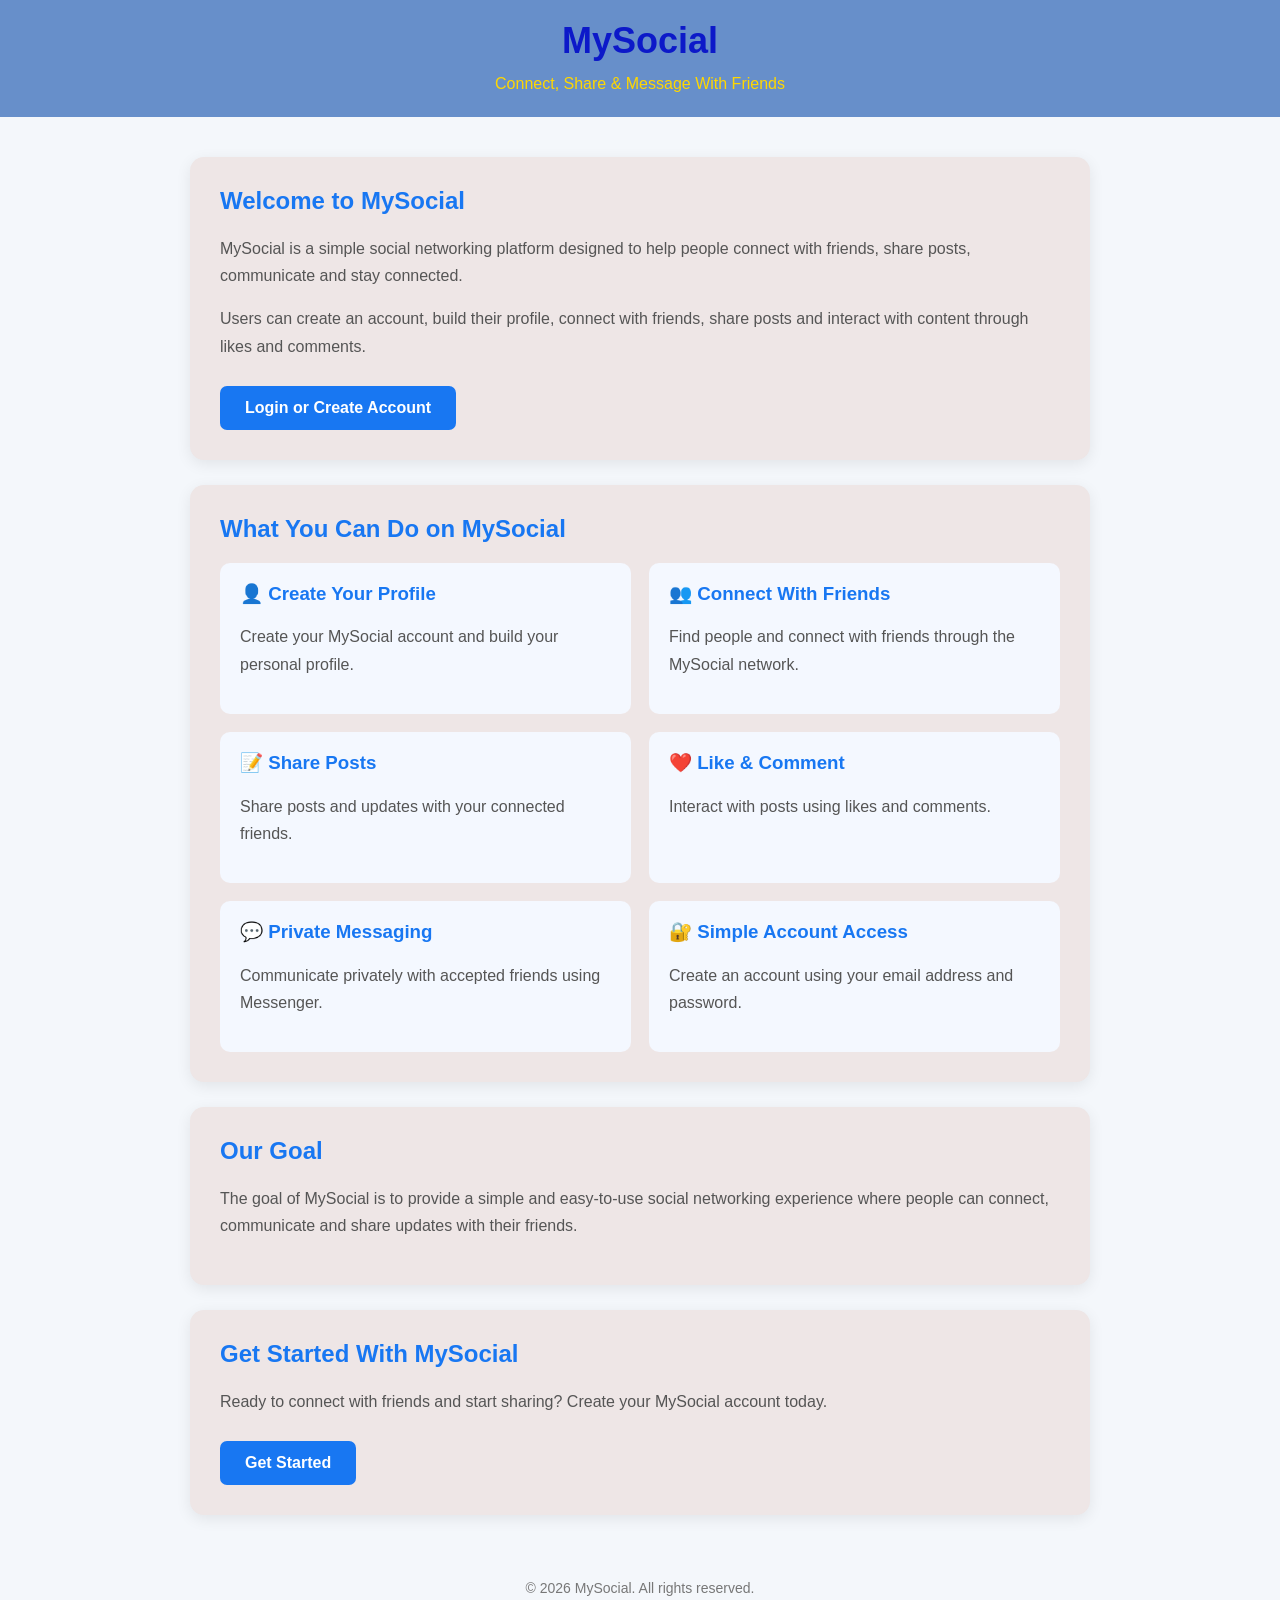
<file: about.html>
<!DOCTYPE html>
<html lang="en">

<head>

    <meta charset="UTF-8">

    <meta name="viewport"
          content="width=device-width, initial-scale=1.0">

    <title>About MySocial – Connect, Share & Message</title>

    <meta name="description"
          content="Learn about MySocial, a simple social networking platform for connecting with friends, sharing posts, commenting, liking and private messaging.">

    <meta name="robots"
          content="index, follow">

    <link rel="canonical"
      href="https://myysocial.netlify.app/about.html">

    <style>

        * {
            box-sizing: border-box;
        }

        body {
            margin: 0;
            font-family: Arial, sans-serif;
            background: #f4f7fb;
            color: #d6cece;
        }

        header {
            background: #678fca;
            color: rgb(12, 25, 201);
            padding: 20px;
            text-align: center;
        }

        header h1 {
            margin: 0;
            font-size: 36px;
        }

       header p {
    margin: 8px 0 0;
    font-size: 16px;
    color: #ffd700;
}

        .container {
            width: 900px;
            max-width: calc(100% - 30px);
            margin: 40px auto;
        }

        .card {
            background: rgb(238, 230, 230);
            padding: 30px;
            margin-bottom: 25px;
            border-radius: 14px;
            box-shadow: 0 4px 15px rgba(0,0,0,0.08);
        }

        h2 {
            color: #1877f2;
            margin-top: 0;
        }

        p {
            line-height: 1.7;
            color: #555;
        }

        .features {
            display: grid;
            grid-template-columns: repeat(2, 1fr);
            gap: 18px;
        }

        .feature {
            padding: 20px;
            background: #f4f8ff;
            border-radius: 10px;
        }

        .feature h3 {
            margin-top: 0;
            color: #1877f2;
        }

        .login-button {
            display: inline-block;
            margin-top: 10px;
            padding: 13px 25px;
            background: #1877f2;
            color: white;
            text-decoration: none;
            border-radius: 7px;
            font-weight: bold;
        }

        .login-button:hover {
            background: #166fe5;
        }

        footer {
            text-align: center;
            padding: 25px;
            color: #777;
            font-size: 14px;
        }

        @media (max-width: 600px) {

            header h1 {
                font-size: 30px;
            }

            .features {
                grid-template-columns: 1fr;
            }

            .card {
                padding: 22px;
            }

        }

    </style>

</head>

<body>

    <header>

        <h1>MySocial</h1>

        <p>
            Connect, Share &amp; Message With Friends
        </p>

    </header>


    <main class="container">

        <section class="card">

            <h2>Welcome to MySocial</h2>

            <p>
                MySocial is a simple social networking platform
                designed to help people connect with friends,
                share posts, communicate and stay connected.
            </p>

            <p>
                Users can create an account, build their profile,
                connect with friends, share posts and interact
                with content through likes and comments.
            </p>

            <a
                class="login-button"
                href="index.html"
            >
                Login or Create Account
            </a>

        </section>


        <section class="card">

            <h2>What You Can Do on MySocial</h2>

            <div class="features">

                <div class="feature">

                    <h3>👤 Create Your Profile</h3>

                    <p>
                        Create your MySocial account and build
                        your personal profile.
                    </p>

                </div>


                <div class="feature">

                    <h3>👥 Connect With Friends</h3>

                    <p>
                        Find people and connect with friends
                        through the MySocial network.
                    </p>

                </div>


                <div class="feature">

                    <h3>📝 Share Posts</h3>

                    <p>
                        Share posts and updates with your
                        connected friends.
                    </p>

                </div>


                <div class="feature">

                    <h3>❤️ Like &amp; Comment</h3>

                    <p>
                        Interact with posts using likes and
                        comments.
                    </p>

                </div>


                <div class="feature">

                    <h3>💬 Private Messaging</h3>

                    <p>
                        Communicate privately with accepted
                        friends using Messenger.
                    </p>

                </div>


                <div class="feature">

                    <h3>🔐 Simple Account Access</h3>

                    <p>
                        Create an account using your email
                        address and password.
                    </p>

                </div>

            </div>

        </section>


        <section class="card">

            <h2>Our Goal</h2>

            <p>
                The goal of MySocial is to provide a simple
                and easy-to-use social networking experience
                where people can connect, communicate and
                share updates with their friends.
            </p>

        </section>


        <section class="card">

            <h2>Get Started With MySocial</h2>

            <p>
                Ready to connect with friends and start
                sharing? Create your MySocial account today.
            </p>

            <a
                class="login-button"
                href="index.html"
            >
                Get Started
            </a>

        </section>

    </main>


    <footer>

        © 2026 MySocial. All rights reserved.

    </footer>

</body>

</html>
</file>
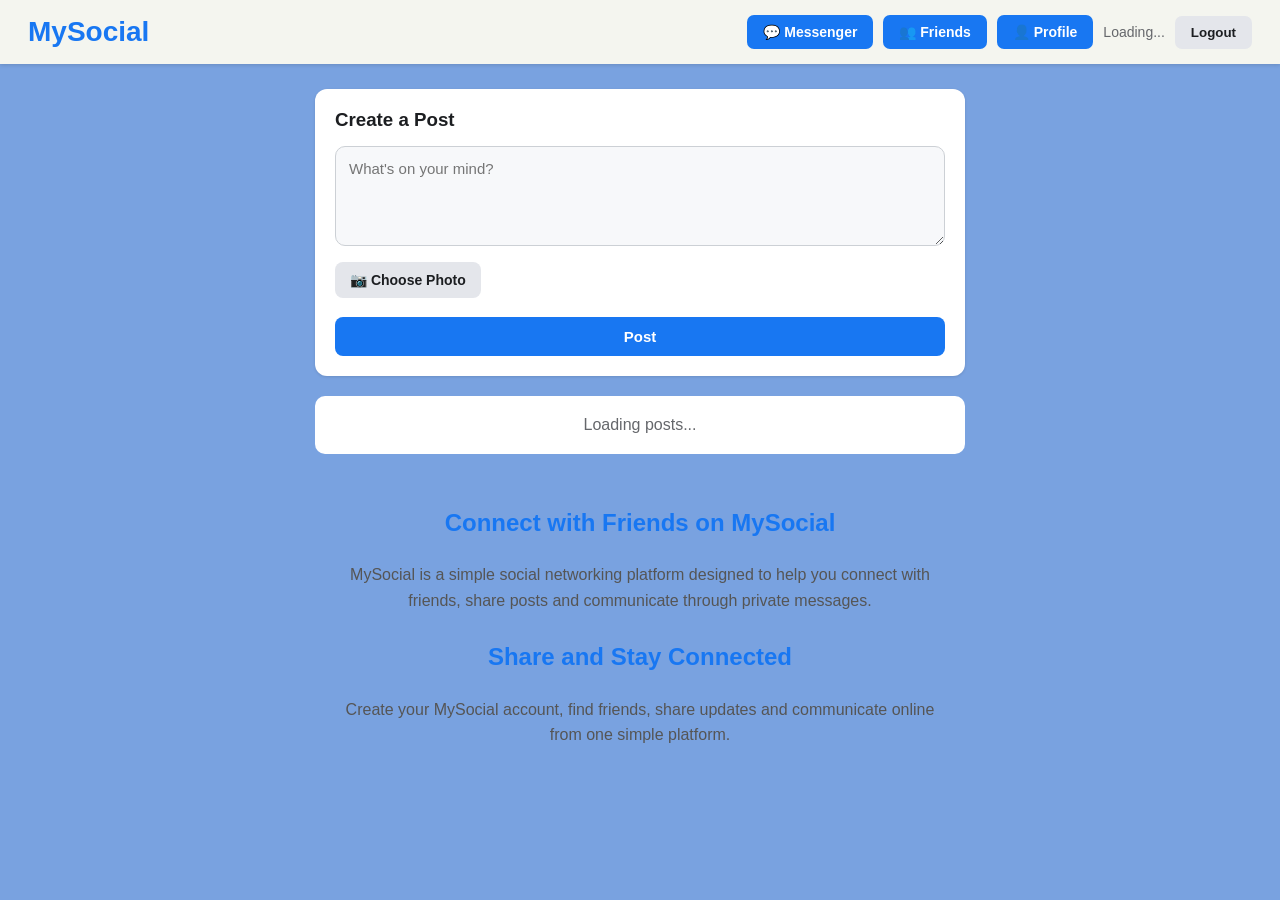
<file: home.html>
<!DOCTYPE html>
<html lang="en">

<head>
    <meta charset="UTF-8">
    <meta name="viewport" content="width=device-width, initial-scale=1.0">

    <title>MySocial Home</title>

    <style>
        * {
            box-sizing: border-box;
        }

        body {
            margin: 0;
            font-family: Arial, Helvetica, sans-serif;
            background: #79a2e0;
            color: #1c1e21;
        }

        /* =========================
           NAVBAR
        ========================= */

        .navbar {
            height: 64px;
            background: #f4f5ef;
            display: flex;
            align-items: center;
            justify-content: space-between;
            padding: 0 28px;
            box-shadow: 0 1px 4px rgba(0, 0, 0, 0.15);
            position: sticky;
            top: 0;
            z-index: 100;
        }

        .logo {
            font-size: 28px;
            font-weight: 700;
            color: #1877f2;
        }

        .nav-right {
            display: flex;
            align-items: center;
            gap: 10px;
        }

        .user-email {
            font-size: 14px;
            color: #65676b;
        }

        .profile-btn {
            text-decoration: none;
            background: #1877f2;
            color: white;
            padding: 9px 16px;
            border-radius: 7px;
            font-weight: 600;
            font-size: 14px;
        }

        .logout-btn {
            border: none;
            background: #e4e6eb;
            color: #1c1e21;
            padding: 9px 16px;
            border-radius: 7px;
            cursor: pointer;
            font-weight: 600;
        }

        /* =========================
           MAIN
        ========================= */

        .container {
            width: 650px;
            max-width: calc(100% - 30px);
            margin: 25px auto 50px;
        }

        /* =========================
           CREATE POST
        ========================= */

        .create-post {
            background: white;
            border-radius: 12px;
            padding: 20px;
            box-shadow: 0 1px 3px rgba(0, 0, 0, 0.12);
            margin-bottom: 20px;
        }

        .create-post h3 {
            margin: 0 0 15px;
        }

        textarea {
            width: 100%;
            height: 100px;
            resize: vertical;
            border: 1px solid #ccd0d5;
            border-radius: 10px;
            padding: 13px;
            font-family: Arial, sans-serif;
            font-size: 15px;
            outline: none;
            background: #f7f8fa;
        }

        textarea:focus {
            border-color: #1877f2;
            background: white;
        }

        /* =========================
           PHOTO UPLOAD
        ========================= */

        .photo-area {
            margin-top: 12px;
        }

        .photo-label {
            display: inline-flex;
            align-items: center;
            justify-content: center;
            gap: 7px;
            background: #e4e6eb;
            color: #1c1e21;
            padding: 10px 15px;
            border-radius: 8px;
            cursor: pointer;
            font-weight: 600;
            font-size: 14px;
        }

        .photo-label:hover {
            background: #d8dadf;
        }

        #photoInput {
            display: none;
        }

        .photo-preview-container {
            position: relative;
            display: none;
            margin-top: 12px;
            border-radius: 10px;
            overflow: hidden;
            background: #f0f2f5;
        }

        .photo-preview {
            display: block;
            width: 100%;
            max-height: 400px;
            object-fit: contain;
            background: #f0f2f5;
        }

        .remove-photo-btn {
            position: absolute;
            top: 10px;
            right: 10px;
            border: none;
            background: rgba(0, 0, 0, 0.7);
            color: white;
            width: 34px;
            height: 34px;
            border-radius: 50%;
            cursor: pointer;
            font-size: 18px;
        }

        .photo-info {
            margin-top: 7px;
            font-size: 12px;
            color: #65676b;
        }

        .post-btn {
            width: 100%;
            margin-top: 12px;
            border: none;
            background: #1877f2;
            color: white;
            padding: 11px;
            border-radius: 8px;
            font-size: 15px;
            font-weight: 700;
            cursor: pointer;
        }

        .post-btn:disabled {
            opacity: 0.6;
            cursor: not-allowed;
        }

        /* =========================
           POSTS
        ========================= */

        .post {
            background: white;
            border-radius: 12px;
            padding: 18px;
            margin-bottom: 16px;
            box-shadow: 0 1px 3px rgba(0, 0, 0, 0.12);
        }

        .post-header {
            display: flex;
            align-items: center;
            gap: 11px;
        }

        .avatar {
            width: 44px;
            height: 44px;
            min-width: 44px;
            border-radius: 50%;
            background: #1877f2;
            color: white;
            display: flex;
            align-items: center;
            justify-content: center;
            font-weight: bold;
            font-size: 14px;
        }

        .post-user {
            font-weight: 700;
            font-size: 15px;
        }

        .post-time {
            font-size: 12px;
            color: #65676b;
            margin-top: 3px;
        }

        .post-content {
            margin-top: 16px;
            font-size: 16px;
            line-height: 1.5;
            white-space: pre-wrap;
            word-break: break-word;
        }

        .post-image-container {
            margin-top: 14px;
            border-radius: 10px;
            overflow: hidden;
            background: #f0f2f5;
        }

        .post-image {
            display: block;
            width: 100%;
            max-height: 650px;
            object-fit: contain;
            background: #f0f2f5;
        }

        /* =========================
           ACTIONS
        ========================= */

        .post-actions {
            display: flex;
            gap: 8px;
            margin-top: 16px;
            border-top: 1px solid #e4e6eb;
            padding-top: 10px;
        }

        .action-btn {
            flex: 1;
            border: none;
            background: #f0f2f5;
            color: #65676b;
            padding: 10px;
            border-radius: 7px;
            cursor: pointer;
            font-weight: 600;
        }

        .action-btn:hover {
            background: #e4e6eb;
        }

        .like-count {
            margin-top: 10px;
            color: #65676b;
            font-size: 13px;
        }

        /* =========================
           COMMENTS
        ========================= */

        .comments-section {
            margin-top: 12px;
        }

        .show-comments-btn {
            border: none;
            background: transparent;
            color: #1877f2;
            font-weight: 600;
            cursor: pointer;
            padding: 5px 0;
        }

        .comments-list {
            margin-bottom: 10px;
        }

        .comment {
            display: flex;
            gap: 8px;
            margin-bottom: 8px;
            padding: 8px;
            background: #f0f2f5;
            border-radius: 10px;
        }

        .comment-avatar {
            width: 32px;
            height: 32px;
            min-width: 32px;
            border-radius: 50%;
            background: #1877f2;
            color: white;
            display: flex;
            align-items: center;
            justify-content: center;
            font-size: 11px;
            font-weight: bold;
        }

        .comment-body {
            flex: 1;
        }

        .comment-user {
            font-size: 13px;
            font-weight: bold;
        }

        .comment-text {
            font-size: 14px;
            word-break: break-word;
        }

        .delete-comment-btn {
            border: none;
            background: transparent;
            color: #e41e3f;
            cursor: pointer;
            padding: 4px 0;
            font-size: 12px;
        }

        .comment-input-area {
            display: flex;
            gap: 8px;
            margin-top: 8px;
        }

        .comment-input {
            flex: 1;
            border: 1px solid #ccd0d5;
            border-radius: 20px;
            padding: 9px 13px;
            outline: none;
        }

        .comment-submit {
            border: none;
            background: #1877f2;
            color: white;
            border-radius: 20px;
            padding: 8px 15px;
            font-weight: bold;
            cursor: pointer;
        }

        .message {
            background: white;
            padding: 20px;
            border-radius: 10px;
            text-align: center;
            color: #65676b;
        }

        @media (max-width: 600px) {

            .navbar {
                padding: 10px 12px;
                height: auto;
            }

            .logo {
                font-size: 23px;
            }

            .user-email {
                display: none;
            }

            .container {
                max-width: calc(100% - 20px);
            }

            .post-actions {
                gap: 5px;
            }

            .action-btn {
                font-size: 13px;
                padding: 9px 5px;
            }

            .comment-input-area {
                flex-direction: column;
            }

            .comment-submit {
                width: 100%;
            }
        }
        .seo-content {
    max-width: 650px;
    margin: 30px auto 50px;
    padding: 0 15px;
    text-align: center;
    line-height: 1.6;
}

.seo-content h2 {
    color: #1877f2;
    margin-top: 25px;
}

.seo-content p {
    color: #555;
}
    </style>
</head>

<body>

    <!-- NAVBAR -->

    <div class="navbar">

        <div class="logo">
            MySocial
        </div>

        <div class="nav-right">
            <a href="messenger.html" class="profile-btn">
    💬 Messenger
</a>

    <a href="friends.html" class="profile-btn">
        👥 Friends
    </a>

    <a href="profile.html" class="profile-btn">
        👤 Profile
    </a>

    <span class="user-email" id="userEmail">
        Loading...
    </span>

    <button class="logout-btn" id="logoutBtn">
        Logout
    </button>

</div>
</div>

    <!-- MAIN -->

    <div class="container">

        <!-- CREATE POST -->

        <div class="create-post">

            <h3>Create a Post</h3>

            <textarea
                id="postText"
                placeholder="What's on your mind?"></textarea>


            <!-- PHOTO -->

            <div class="photo-area">

                <label
                    for="photoInput"
                    class="photo-label">

                    📷 Choose Photo

                </label>

                <input
                    type="file"
                    id="photoInput"
                    accept="image/*">


                <div
                    id="photoPreviewContainer"
                    class="photo-preview-container">

                    <img
                        id="photoPreview"
                        class="photo-preview"
                        alt="Photo preview">

                    <button
                        type="button"
                        id="removePhotoBtn"
                        class="remove-photo-btn">

                        ×

                    </button>

                </div>

                <div
                    id="photoInfo"
                    class="photo-info">
                </div>

            </div>


            <button
                class="post-btn"
                id="postBtn">

                Post

            </button>

        </div>


        <!-- POSTS -->

        <div id="posts">

            <div class="message">
                Loading posts...
            </div>

        </div>

    </div>


    <!-- FIREBASE -->

    <script type="module">

        import {
            initializeApp
        } from "https://www.gstatic.com/firebasejs/12.17.1/firebase-app.js";


        import {
            getAuth,
            onAuthStateChanged,
            signOut
        } from "https://www.gstatic.com/firebasejs/12.17.1/firebase-auth.js";


        import {
            getFirestore,
            collection,
            addDoc,
            updateDoc,
            deleteDoc,
            doc,
            getDoc,
            getDocs,
            serverTimestamp,
            onSnapshot,
            query,
            where,
            orderBy
        } from "https://www.gstatic.com/firebasejs/12.17.1/firebase-firestore.js";


        // =========================
        // FIREBASE CONFIG
        // =========================

        const firebaseConfig = {

    apiKey:
        "AIzaSyA0jZCLoUdlC8ZghIMUSbBmrkucw6f6va4",

    authDomain:
        "mysocial-6f06e.firebaseapp.com",

    projectId:
        "mysocial-6f06e",

    storageBucket:
        "mysocial-6f06e.firebasestorage.app",

    messagingSenderId:
        "78141811564",

    appId:
        "1:78141811564:web:3ebc1dba5303e552a12149",

    measurementId:
        "G-E19NQ06DZB"
};


        const app =
            initializeApp(firebaseConfig);

        const auth =
            getAuth(app);

        const db =
            getFirestore(app);


        // =========================
        // ELEMENTS
        // =========================

        const postsContainer =
            document.getElementById("posts");

        const photoInput =
            document.getElementById("photoInput");

        const photoPreview =
            document.getElementById("photoPreview");

        const photoPreviewContainer =
            document.getElementById(
                "photoPreviewContainer"
            );

        const removePhotoBtn =
            document.getElementById(
                "removePhotoBtn"
            );

        const photoInfo =
            document.getElementById(
                "photoInfo"
            );


        let currentUser = null;

        let allowedUserIds =
            new Set();

        let unsubscribePosts = null;

        let selectedImageBase64 = null;


        // =========================
        // LOGIN
        // =========================

        onAuthStateChanged(
            auth,
            async (user) => {

                if (!user) {

                    window.location.href =
                        "index.html";

                    return;
                }


                currentUser = user;


                document.getElementById(
                    "userEmail"
                ).textContent =
                    user.email || "User";


                try {

                    // CHECK PROFILE

                    const profileRef =
                        doc(
                            db,
                            "users",
                            user.uid
                        );


                    const profileSnapshot =
                        await getDoc(
                            profileRef
                        );


                    if (
                        !profileSnapshot.exists()
                    ) {

                        window.location.href =
                            "profile.html";

                        return;
                    }


                    const profileData =
                        profileSnapshot.data();


                    if (
                        !profileData.name ||
                        profileData.name.trim() === ""
                    ) {

                        window.location.href =
                            "profile.html";

                        return;
                    }


                    // LOAD FRIENDS FIRST

                    await loadAllowedUsers();


                    // THEN LOAD POSTS

                    loadPosts();


                } catch (error) {

                    console.error(
                        "LOGIN ERROR:",
                        error
                    );


                    postsContainer.innerHTML = `

                        <div class="message">

                            Error loading your profile.

                            <br><br>

                            ${escapeHTML(error.message)}

                        </div>

                    `;
                }

            }
        );


        // =========================
        // LOAD ACCEPTED FRIENDS
        // =========================

                async function loadAllowedUsers() 

    allowedUserIds = new Set();

    // ALWAYS ALLOW OWN POSTS
    allowedUserIds.add(currentUser.uid);

    try 
        
                // FRIENDS WHERE I AM RECEIVER

                const receivedQuery =
                    query(
                        collection(
                            db,
                            "friendRequests"
                        ),

                        where(
                            "to",
                            "==",
                            currentUser.uid
                        ),

                        where(
                            "status",
                            "==",
                            "accepted"
                        )
                    );


                const receivedSnapshot =
                    await getDocs(
                        receivedQuery
                    );


                receivedSnapshot.forEach(
                    (requestDoc) => {

                        const data =
                            requestDoc.data();


                        if (data.from) {

                            allowedUserIds.add(
                                data.from
                            );
                        }

                    }
                );


                console.log(
                    "Allowed users:",
                    [...allowedUserIds]
                );


             catch (error) {

                console.error(
                    "FRIENDS LOAD ERROR:",
                    error
                );

            }

        


        // =========================
        // LOAD POSTS
        // =========================

        function loadPosts() {

            if (unsubscribePosts) {

                unsubscribePosts();

            }


            const postsQuery =
                query(
                    collection(
                        db,
                        "posts"
                    ),

                    orderBy(
                        "createdAt",
                        "desc"
                    )
                );


            unsubscribePosts =
                onSnapshot(

                    postsQuery,

                    (snapshot) => {

                        postsContainer.innerHTML =
                            "";

                        let visiblePosts =
                            0;


                        snapshot.forEach(
                            (postDoc) => {

                                const data =
                                    postDoc.data();


                                // ONLY OWN OR ACCEPTED FRIEND POSTS

                                if (
                                    !allowedUserIds.has(
                                        data.uid
                                    )
                                ) {

                                    return;
                                }


                                visiblePosts++;


                                displayPost(
                                    postDoc.id,
                                    data
                                );

                            }
                        );


                        if (
                            visiblePosts === 0
                        ) {

                            postsContainer.innerHTML = `

                                <div class="message">

                                    No posts from you or your friends yet.

                                </div>

                            `;
                        }

                    },

                    (error) => {

                        console.error(
                            "POST LOAD ERROR:",
                            error
                        );


                        postsContainer.innerHTML = `

                            <div class="message">

                                Could not load posts.

                                <br><br>

                                ${escapeHTML(error.message)}

                            </div>

                        `;

                    }

                );

        }


        // =========================
        // DISPLAY POST
        // =========================

        function displayPost(
            postId,
            postData
        ) {

            const post =
                document.createElement(
                    "div"
                );


            post.className =
                "post";


            const email =
                postData.userEmail ||
                "User";


            const avatar =
                email
                    .substring(0, 2)
                    .toUpperCase();


            const text =
                postData.text || "";


            let timeText =
                "Just now";


            if (
                postData.createdAt
            ) {

                try {

                    timeText =
                        postData.createdAt
                            .toDate()
                            .toLocaleString();

                } catch (error) {

                    console.log(
                        "Time conversion error"
                    );

                }

            }


            const likes =
                Number(
                    postData.likes || 0
                );


            const likedBy =
                Array.isArray(
                    postData.likedBy
                )
                ? postData.likedBy
                : [];


            const userLiked =
                currentUser &&
                likedBy.includes(
                    currentUser.uid
                );


            const isOwner =
                currentUser &&
                currentUser.uid ===
                postData.uid;


            let imageHTML = "";


            if (
                postData.image
            ) {

                imageHTML = `

                    <div class="post-image-container">

                        <img
                            src="${escapeAttribute(postData.image)}"
                            class="post-image"
                            alt="Post photo"
                            loading="lazy">

                    </div>

                `;

            }


            let deleteHTML = "";


            if (isOwner) {

                deleteHTML = `

                    <button
                        class="action-btn delete-post-btn">

                        🗑️ Delete

                    </button>

                `;

            }


            post.innerHTML = `

                <div class="post-header">

                    <div class="avatar">

                        ${escapeHTML(avatar)}

                    </div>


                    <div>

                        <div class="post-user">

                            ${escapeHTML(email)}

                        </div>


                        <div class="post-time">

                            ${escapeHTML(timeText)}

                        </div>

                    </div>

                </div>


                ${
                    text
                    ? `

                        <div class="post-content">

                            ${escapeHTML(text)}

                        </div>

                    `
                    : ""
                }


                ${imageHTML}


                <div class="post-actions">

                    <button
                        class="action-btn like-btn">

                        ${
                            userLiked
                            ? "❤️ Liked"
                            : "👍 Like"
                        }

                    </button>


                    <button
                        class="action-btn comment-btn">

                        💬 Comment

                    </button>


                    ${deleteHTML}

                </div>


                <div class="like-count">

                    Likes: ${likes}

                </div>


                <div class="comments-section">

                    <button
                        class="show-comments-btn">

                        💬 View comments

                    </button>


                    <div
                        class="comments-list"
                        style="display:none;">
                    </div>


                    <div class="comment-input-area">

                        <input
                            type="text"
                            class="comment-input"
                            placeholder="Write a comment...">


                        <button
                            class="comment-submit">

                            Send

                        </button>

                    </div>

                </div>

            `;


            postsContainer.appendChild(
                post
            );


            setupLike(
                post,
                postId,
                postData,
                likedBy,
                likes
            );


            setupDelete(
                post,
                postId,
                postData
            );


            setupComments(
                post,
                postId
            );

        }


        // =========================
        // LIKE
        // =========================

        function setupLike(
            post,
            postId,
            postData,
            originalLikedBy,
            originalLikes
        ) {

            const button =
                post.querySelector(
                    ".like-btn"
                );


            const count =
                post.querySelector(
                    ".like-count"
                );


            button.addEventListener(
                "click",
                async () => {

                    const user =
                        auth.currentUser;


                    if (!user) {

                        alert(
                            "Please login first."
                        );

                        return;
                    }


                    try {

                        const likedBy =
                            Array.isArray(
                                originalLikedBy
                            )
                            ? [...originalLikedBy]
                            : [];


                        let likes =
                            Number(
                                originalLikes
                            );


                        if (
                            likedBy.includes(
                                user.uid
                            )
                        ) {

                            const index =
                                likedBy.indexOf(
                                    user.uid
                                );


                            likedBy.splice(
                                index,
                                1
                            );


                            likes =
                                Math.max(
                                    0,
                                    likes - 1
                                );

                        } else {

                            likedBy.push(
                                user.uid
                            );

                            likes++;

                        }


                        await updateDoc(

                            doc(
                                db,
                                "posts",
                                postId
                            ),

                            {
                                likes:
                                    likes,

                                likedBy:
                                    likedBy
                            }

                        );


                        button.textContent =
                            likedBy.includes(
                                user.uid
                            )
                            ? "❤️ Liked"
                            : "👍 Like";


                        count.textContent =
                            "Likes: " +
                            likes;


                    } catch (error) {

                        console.error(
                            "LIKE ERROR:",
                            error
                        );


                        alert(
                            "Like failed: " +
                            error.message
                        );

                    }

                }
            );

        }


        // =========================
        // DELETE POST
        // =========================

        function setupDelete(
            post,
            postId,
            postData
        ) {

            const button =
                post.querySelector(
                    ".delete-post-btn"
                );


            if (!button) {

                return;

            }


            button.addEventListener(
                "click",
                async () => {

                    if (
                        !confirm(
                            "Delete this post?"
                        )
                    ) {

                        return;

                    }


                    const user =
                        auth.currentUser;


                    if (
                        !user ||
                        user.uid !==
                        postData.uid
                    ) {

                        alert(
                            "You can only delete your own post."
                        );

                        return;

                    }


                    try {

                        await deleteDoc(

                            doc(
                                db,
                                "posts",
                                postId
                            )

                        );

                    } catch (error) {

                        console.error(
                            "DELETE ERROR:",
                            error
                        );


                        alert(
                            "Delete failed: " +
                            error.message
                        );

                    }

                }
            );

        }


        // =========================
        // COMMENTS
        // =========================

        function setupComments(
            post,
            postId
        ) {

            const showButton =
                post.querySelector(
                    ".show-comments-btn"
                );


            const commentsList =
                post.querySelector(
                    ".comments-list"
                );


            const input =
                post.querySelector(
                    ".comment-input"
                );


            const sendButton =
                post.querySelector(
                    ".comment-submit"
                );


            let visible =
                false;


            showButton.addEventListener(
                "click",
                () => {

                    visible =
                        !visible;


                    commentsList.style.display =
                        visible
                        ? "block"
                        : "none";


                    showButton.textContent =
                        visible
                        ? "💬 Hide comments"
                        : "💬 View comments";


                    if (visible) {

                        loadComments();

                    }

                }
            );


            post.querySelector(
                ".comment-btn"
            ).addEventListener(
                "click",
                () => {

                    input.focus();

                    visible =
                        true;


                    commentsList.style.display =
                        "block";


                    showButton.textContent =
                        "💬 Hide comments";


                    loadComments();

                }
            );


            sendButton.addEventListener(
                "click",
                async () => {

                    const user =
                        auth.currentUser;


                    if (!user) {

                        alert(
                            "Please login first."
                        );

                        return;

                    }


                    const text =
                        input.value.trim();


                    if (!text) {

                        alert(
                            "Please write a comment."
                        );

                        return;

                    }


                    try {

                        await addDoc(

                            collection(
                                db,
                                "comments"
                            ),

                            {

                                postId:
                                    postId,

                                text:
                                    text,

                                userEmail:
                                    user.email,

                                uid:
                                    user.uid,

                                createdAt:
                                    serverTimestamp()

                            }

                        );


                        input.value =
                            "";


                        visible =
                            true;


                        commentsList.style.display =
                            "block";


                        showButton.textContent =
                            "💬 Hide comments";


                        loadComments();


                    } catch (error) {

                        console.error(
                            "COMMENT ERROR:",
                            error
                        );


                        alert(
                            "Comment failed: " +
                            error.message
                        );

                    }

                }
            );


            async function loadComments() {

                try {

                    const commentsQuery =
                        query(

                            collection(
                                db,
                                "comments"
                            ),

                            where(
                                "postId",
                                "==",
                                postId
                            )

                        );


                    const snapshot =
                        await getDocs(
                            commentsQuery
                        );


                    commentsList.innerHTML =
                        "";


                    snapshot.forEach(
                        (commentDoc) => {

                            const data =
                                commentDoc.data();


                            const div =
                                document.createElement(
                                    "div"
                                );


                            div.className =
                                "comment";


                            const email =
                                data.userEmail ||
                                "User";


                            div.innerHTML = `

                                <div class="comment-avatar">

                                    ${escapeHTML(
                                        email
                                            .substring(
                                                0,
                                                2
                                            )
                                            .toUpperCase()
                                    )}

                                </div>


                                <div class="comment-body">

                                    <div class="comment-user">

                                        ${escapeHTML(email)}

                                    </div>


                                    <div class="comment-text">

                                        ${escapeHTML(
                                            data.text || ""
                                        )}

                                    </div>


                                    ${
                                        currentUser &&
                                        currentUser.uid ===
                                        data.uid

                                        ? `

                                            <button
                                                class="delete-comment-btn">

                                                Delete

                                            </button>

                                        `

                                        : ""
                                    }

                                </div>

                            `;


                            commentsList.appendChild(
                                div
                            );


                            const deleteButton =
                                div.querySelector(
                                    ".delete-comment-btn"
                                );


                            if (deleteButton) {

                                deleteButton.addEventListener(
                                    "click",
                                    async () => {

                                        if (
                                            !confirm(
                                                "Delete this comment?"
                                            )
                                        ) {

                                            return;

                                        }


                                        try {

                                            await deleteDoc(

                                                doc(
                                                    db,
                                                    "comments",
                                                    commentDoc.id
                                                )

                                            );


                                            loadComments();


                                        } catch (error) {

                                            alert(
                                                "Delete failed: " +
                                                error.message
                                            );

                                        }

                                    }
                                );

                            }

                        }
                    );


                } catch (error) {

                    console.error(
                        "COMMENT LOAD ERROR:",
                        error
                    );


                    commentsList.innerHTML = `

                        <div
                            style="color:#e41e3f;padding:10px;">

                            Could not load comments.

                            <br>

                            ${escapeHTML(error.message)}

                        </div>

                    `;

                }

            }

        }


        // =========================
        // PHOTO SELECTION
        // =========================

        photoInput.addEventListener(
            "change",
            async (event) => {

                const file =
                    event.target.files[0];


                if (!file) {

                    return;

                }


                if (
                    !file.type.startsWith(
                        "image/"
                    )
                ) {

                    alert(
                        "Please select an image."
                    );

                    photoInput.value =
                        "";

                    return;

                }


                try {

                    photoInfo.textContent =
                        "Compressing photo...";


                    const compressed =
                        await compressImage(
                            file
                        );


                    selectedImageBase64 =
                        compressed;


                    photoPreview.src =
                        compressed;


                    photoPreviewContainer.style.display =
                        "block";


                    const approximateKB =
                        Math.round(
                            (compressed.length * 3) /
                            4 /
                            1024
                        );


                    photoInfo.textContent =
                        "Photo ready. Approx. " +
                        approximateKB +
                        " KB";


                } catch (error) {

                    console.error(
                        "PHOTO ERROR:",
                        error
                    );


                    alert(
                        "Could not process the photo."
                    );


                    clearSelectedPhoto();

                }

            }
        );


        // =========================
        // REMOVE PHOTO
        // =========================

        removePhotoBtn.addEventListener(
            "click",
            () => {

                clearSelectedPhoto();

            }
        );


        function clearSelectedPhoto() {

            selectedImageBase64 =
                null;


            photoInput.value =
                "";


            photoPreview.src =
                "";


            photoPreviewContainer.style.display =
                "none";


            photoInfo.textContent =
                "";

        }


        // =========================
        // COMPRESS IMAGE
        // =========================

        function compressImage(file) {

            return new Promise(
                (resolve, reject) => {

                    const reader =
                        new FileReader();


                    reader.onload = () => {

                        const img =
                            new Image();


                        img.onload = () => {

                            const MAX_WIDTH =
                                900;

                            const MAX_HEIGHT =
                                900;


                            let width =
                                img.width;

                            let height =
                                img.height;


                            if (
                                width >
                                MAX_WIDTH
                            ) {

                                height =
                                    Math.round(
                                        height *
                                        MAX_WIDTH /
                                        width
                                    );

                                width =
                                    MAX_WIDTH;

                            }


                            if (
                                height >
                                MAX_HEIGHT
                            ) {

                                width =
                                    Math.round(
                                        width *
                                        MAX_HEIGHT /
                                        height
                                    );

                                height =
                                    MAX_HEIGHT;

                            }


                            const canvas =
                                document.createElement(
                                    "canvas"
                                );


                            canvas.width =
                                width;

                            canvas.height =
                                height;


                            const ctx =
                                canvas.getContext(
                                    "2d"
                                );


                            ctx.drawImage(
                                img,
                                0,
                                0,
                                width,
                                height
                            );


                            const base64 =
                                canvas.toDataURL(
                                    "image/jpeg",
                                    0.70
                                );


                            // Keep a safety limit

                            if (
                                base64.length >
                                850000
                            ) {

                                const smaller =
                                    canvas.toDataURL(
                                        "image/jpeg",
                                        0.50
                                    );


                                if (
                                    smaller.length >
                                    850000
                                ) {

                                    reject(
                                        new Error(
                                            "Photo is still too large after compression."
                                        )
                                    );

                                    return;

                                }


                                resolve(
                                    smaller
                                );

                                return;

                            }


                            resolve(
                                base64
                            );

                        };


                        img.onerror =
                            () => {

                                reject(
                                    new Error(
                                        "Invalid image."
                                    )
                                );

                            };


                        img.src =
                            reader.result;

                    };


                    reader.onerror =
                        () => {

                            reject(
                                new Error(
                                    "Could not read image."
                                )
                            );

                        };


                    reader.readAsDataURL(
                        file
                    );

                }
            );

        }


        // =========================
        // CREATE POST
        // =========================

        document.getElementById(
            "postBtn"
        ).addEventListener(
            "click",
            async () => {

                const user =
                    auth.currentUser;


                if (!user) {

                    alert(
                        "Please login first."
                    );

                    return;

                }


                const textarea =
                    document.getElementById(
                        "postText"
                    );


                const text =
                    textarea.value.trim();


                // Must have either text OR photo

                if (
                    !text &&
                    !selectedImageBase64
                ) {

                    alert(
                        "Please write something or choose a photo."
                    );

                    return;

                }


                const postButton =
                    document.getElementById(
                        "postBtn"
                    );


                try {

                    postButton.disabled =
                        true;


                    postButton.textContent =
                        "Posting...";


                    await addDoc(

                        collection(
                            db,
                            "posts"
                        ),

                        {

                            text:
                                text,

                            uid:
                                user.uid,

                            userEmail:
                                user.email,

                            image:
                                selectedImageBase64 || null,

                            createdAt:
                                serverTimestamp(),

                            likes:
                                0,

                            likedBy:
                                []

                        }

                    );


                    // CLEAR FORM

                    textarea.value =
                        "";


                    clearSelectedPhoto();


                } catch (error) {

                    console.error(
                        "POST ERROR:",
                        error
                    );


                    alert(
                        "Could not create post: " +
                        error.message
                    );

                } finally {

                    postButton.disabled =
                        false;


                    postButton.textContent =
                        "Post";

                }

            }
        );


        // =========================
        // LOGOUT
        // =========================

        document.getElementById(
            "logoutBtn"
        ).addEventListener(
            "click",
            async () => {

                try {

                    await signOut(
                        auth
                    );


                    window.location.href =
                        "index.html";


                } catch (error) {

                    console.error(
                        "LOGOUT ERROR:",
                        error
                    );

                }

            }
        );


        // =========================
        // SECURITY
        // =========================

        function escapeHTML(
            value
        ) {

            const div =
                document.createElement(
                    "div"
                );


            div.textContent =
                value == null
                ? ""
                : String(value);


            return div.innerHTML;

        }


                function escapeAttribute(
            value
        ) {

            return escapeHTML(
                value
            ).replace(
                /"/g,
                "&quot;"
            );

        }

        </script>

    <section class="seo-content">

        <h2>Connect with Friends on MySocial</h2>

        <p>
            MySocial is a simple social networking platform designed
            to help you connect with friends, share posts and communicate
            through private messages.
        </p>

        <h2>Share and Stay Connected</h2>

        <p>
            Create your MySocial account, find friends, share updates
            and communicate online from one simple platform.
        </p>

    </section>

</body>

</html>
</file>
